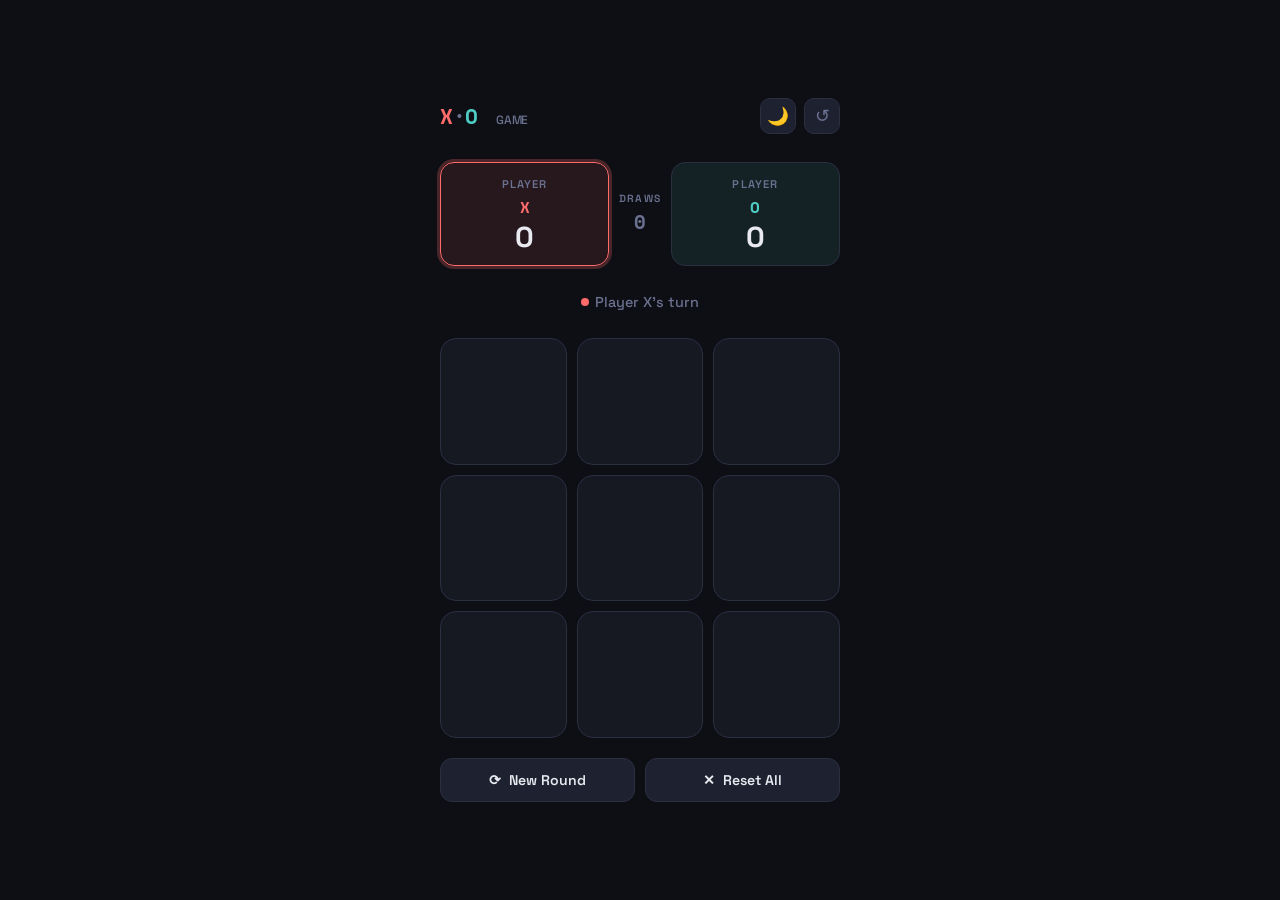
<file: XO.html>
<!DOCTYPE html>
<html lang="en" data-theme="dark">
<head>
  <meta charset="UTF-8" />
  <meta name="viewport" content="width=device-width, initial-scale=1.0" />
  <title>XO Game</title>
  <link href="https://fonts.googleapis.com/css2?family=Space+Grotesk:wght@400;500;600;700&family=Space+Mono:wght@400;700&display=swap" rel="stylesheet" />
  <style>
    :root[data-theme="dark"] {
      --bg:          #0d0f14;
      --surface:     #161922;
      --surface2:    #1e2230;
      --border:      #2a2f42;
      --text:        #e8eaf0;
      --text-muted:  #6b7190;
      --x-color:     #ff6b6b;
      --x-glow:      rgba(255,107,107,0.25);
      --o-color:     #4ecdc4;
      --o-glow:      rgba(78,205,196,0.25);
      --win-bg:      rgba(255,255,255,0.04);
      --btn-bg:      #1e2230;
      --btn-hover:   #262c40;
      --score-x-bg:  rgba(255,107,107,0.1);
      --score-o-bg:  rgba(78,205,196,0.1);
    }
    :root[data-theme="light"] {
      --bg:          #f0f2f8;
      --surface:     #ffffff;
      --surface2:    #f5f7fc;
      --border:      #dde1f0;
      --text:        #1a1d2e;
      --text-muted:  #8890b0;
      --x-color:     #e63946;
      --x-glow:      rgba(230,57,70,0.15);
      --o-color:     #1a9e96;
      --o-glow:      rgba(26,158,150,0.15);
      --win-bg:      rgba(0,0,0,0.03);
      --btn-bg:      #eef0f8;
      --btn-hover:   #e4e7f5;
      --score-x-bg:  rgba(230,57,70,0.08);
      --score-o-bg:  rgba(26,158,150,0.08);
    }

    * { margin: 0; padding: 0; box-sizing: border-box; }

    body {
      font-family: 'Space Grotesk', sans-serif;
      background: var(--bg);
      color: var(--text);
      min-height: 100vh;
      display: flex;
      flex-direction: column;
      align-items: center;
      justify-content: center;
      padding: 1.5rem;
      transition: background 0.3s, color 0.3s;
    }

    .game-wrapper {
      width: 100%;
      max-width: 400px;
    }

    /* ── Top bar ── */
    .top-bar {
      display: flex;
      align-items: center;
      justify-content: space-between;
      margin-bottom: 1.75rem;
    }
    .logo {
      font-family: 'Space Mono', monospace;
      font-size: 1.3rem;
      font-weight: 700;
      letter-spacing: -0.02em;
    }
    .logo .x { color: var(--x-color); }
    .logo .o { color: var(--o-color); }

    .top-actions { display: flex; gap: 8px; }
    .icon-btn {
      width: 36px; height: 36px;
      border-radius: 10px;
      border: 1px solid var(--border);
      background: var(--btn-bg);
      color: var(--text-muted);
      cursor: pointer;
      display: flex; align-items: center; justify-content: center;
      font-size: 1.1rem;
      transition: all 0.2s;
    }
    .icon-btn:hover { background: var(--btn-hover); color: var(--text); }

    /* ── Score board ── */
    .scoreboard {
      display: grid;
      grid-template-columns: 1fr auto 1fr;
      gap: 10px;
      margin-bottom: 1.5rem;
      align-items: center;
    }
    .score-card {
      border-radius: 14px;
      padding: 0.85rem 1rem;
      border: 1px solid var(--border);
      text-align: center;
      transition: all 0.3s;
    }
    .score-card.x-card { background: var(--score-x-bg); }
    .score-card.o-card { background: var(--score-o-bg); }
    .score-card.active-x { border-color: var(--x-color); box-shadow: 0 0 0 3px var(--x-glow); }
    .score-card.active-o { border-color: var(--o-color); box-shadow: 0 0 0 3px var(--o-glow); }
    .score-label {
      font-size: 0.7rem;
      font-weight: 600;
      letter-spacing: 0.1em;
      text-transform: uppercase;
      color: var(--text-muted);
      margin-bottom: 4px;
    }
    .score-player {
      font-family: 'Space Mono', monospace;
      font-size: 1rem;
      font-weight: 700;
    }
    .score-card.x-card .score-player { color: var(--x-color); }
    .score-card.o-card .score-player { color: var(--o-color); }
    .score-num {
      font-size: 1.8rem;
      font-weight: 700;
      line-height: 1;
      margin-top: 4px;
    }

    .draw-card {
      text-align: center;
    }
    .draw-label {
      font-size: 0.65rem;
      font-weight: 600;
      letter-spacing: 0.1em;
      text-transform: uppercase;
      color: var(--text-muted);
      margin-bottom: 2px;
    }
    .draw-num {
      font-family: 'Space Mono', monospace;
      font-size: 1.2rem;
      font-weight: 700;
      color: var(--text-muted);
    }

    /* ── Status ── */
    .status-bar {
      text-align: center;
      margin-bottom: 1.25rem;
      min-height: 28px;
    }
    .status-text {
      font-size: 0.9rem;
      font-weight: 500;
      color: var(--text-muted);
      display: inline-flex;
      align-items: center;
      gap: 6px;
    }
    .status-dot {
      width: 8px; height: 8px;
      border-radius: 50%;
      display: inline-block;
      animation: pulse 1.4s infinite;
    }
    .dot-x { background: var(--x-color); }
    .dot-o { background: var(--o-color); }
    @keyframes pulse {
      0%, 100% { opacity: 1; transform: scale(1); }
      50% { opacity: 0.5; transform: scale(0.8); }
    }

    /* ── Board ── */
    .board {
      display: grid;
      grid-template-columns: repeat(3, 1fr);
      gap: 10px;
      margin-bottom: 1.25rem;
    }

    .cell {
      aspect-ratio: 1;
      background: var(--surface);
      border: 1px solid var(--border);
      border-radius: 16px;
      display: flex;
      align-items: center;
      justify-content: center;
      cursor: pointer;
      font-family: 'Space Mono', monospace;
      font-size: 2.2rem;
      font-weight: 700;
      transition: background 0.2s, border-color 0.2s, transform 0.15s;
      position: relative;
      overflow: hidden;
      user-select: none;
    }
    .cell:hover:not(.taken) {
      background: var(--surface2);
      border-color: var(--text-muted);
      transform: scale(1.03);
    }
    .cell.taken { cursor: default; }

    .cell.x-cell {
      color: var(--x-color);
      border-color: rgba(255,107,107,0.35);
      background: var(--score-x-bg);
    }
    .cell.o-cell {
      color: var(--o-color);
      border-color: rgba(78,205,196,0.35);
      background: var(--score-o-bg);
    }

    .cell.winning {
      animation: winPop 0.5s ease forwards;
    }
    .cell.x-cell.winning {
      background: var(--x-glow);
      border-color: var(--x-color);
      box-shadow: 0 0 20px var(--x-glow);
    }
    .cell.o-cell.winning {
      background: var(--o-glow);
      border-color: var(--o-color);
      box-shadow: 0 0 20px var(--o-glow);
    }
    @keyframes winPop {
      0%   { transform: scale(1); }
      40%  { transform: scale(1.12); }
      70%  { transform: scale(0.96); }
      100% { transform: scale(1.05); }
    }

    .cell-inner {
      transform: scale(0);
      transition: transform 0.2s cubic-bezier(0.34,1.56,0.64,1);
    }
    .cell.taken .cell-inner { transform: scale(1); }

    /* ── Buttons ── */
    .btn-row {
      display: grid;
      grid-template-columns: 1fr 1fr;
      gap: 10px;
    }
    .btn {
      padding: 0.75rem 1rem;
      border-radius: 12px;
      border: 1px solid var(--border);
      background: var(--btn-bg);
      color: var(--text);
      font-family: 'Space Grotesk', sans-serif;
      font-size: 0.88rem;
      font-weight: 600;
      cursor: pointer;
      transition: all 0.2s;
      display: flex;
      align-items: center;
      justify-content: center;
      gap: 6px;
    }
    .btn:hover { background: var(--btn-hover); transform: translateY(-1px); }
    .btn:active { transform: translateY(0); }
    .btn.primary {
      background: var(--surface2);
      border-color: var(--border);
    }

    /* ── Result overlay ── */
    .result-overlay {
      position: fixed;
      inset: 0;
      background: rgba(0,0,0,0.6);
      display: flex;
      align-items: center;
      justify-content: center;
      z-index: 100;
      opacity: 0;
      pointer-events: none;
      transition: opacity 0.3s;
      backdrop-filter: blur(4px);
    }
    .result-overlay.show {
      opacity: 1;
      pointer-events: all;
    }
    .result-card {
      background: var(--surface);
      border: 1px solid var(--border);
      border-radius: 24px;
      padding: 2.5rem 2rem;
      text-align: center;
      max-width: 300px;
      width: 90%;
      transform: scale(0.85);
      transition: transform 0.35s cubic-bezier(0.34,1.56,0.64,1);
    }
    .result-overlay.show .result-card { transform: scale(1); }

    .result-emoji { font-size: 3.5rem; margin-bottom: 0.5rem; display: block; }
    .result-title {
      font-size: 1.5rem;
      font-weight: 700;
      margin-bottom: 0.4rem;
    }
    .result-sub {
      font-size: 0.9rem;
      color: var(--text-muted);
      margin-bottom: 1.5rem;
    }
    .result-btn {
      width: 100%;
      padding: 0.85rem;
      border-radius: 12px;
      border: none;
      font-family: 'Space Grotesk', sans-serif;
      font-size: 0.95rem;
      font-weight: 700;
      cursor: pointer;
      transition: all 0.2s;
      color: #fff;
    }
    .result-btn.win-x { background: var(--x-color); }
    .result-btn.win-o { background: var(--o-color); }
    .result-btn.draw  { background: var(--text-muted); }
    .result-btn:hover { opacity: 0.88; transform: translateY(-1px); }

    /* ── Responsive ── */
    @media (max-width: 380px) {
      .cell { font-size: 1.8rem; border-radius: 12px; }
      .score-num { font-size: 1.5rem; }
    }
  </style>
</head>
<body>

<div class="game-wrapper">

  <!-- Top bar -->
  <div class="top-bar">
    <div class="logo">
      <span class="x">X</span><span style="color:var(--text-muted);">·</span><span class="o">O</span>
      <span style="font-size:0.75rem;font-weight:500;color:var(--text-muted);margin-left:6px;font-family:'Space Grotesk';">GAME</span>
    </div>
    <div class="top-actions">
      <button class="icon-btn" id="themeBtn" title="Toggle theme" aria-label="Toggle theme">🌙</button>
      <button class="icon-btn" id="resetScoreBtn" title="Reset scores" aria-label="Reset scores">↺</button>
    </div>
  </div>

  <!-- Scoreboard -->
  <div class="scoreboard">
    <div class="score-card x-card active-x" id="scoreX">
      <div class="score-label">Player</div>
      <div class="score-player">X</div>
      <div class="score-num" id="xScore">0</div>
    </div>
    <div class="draw-card">
      <div class="draw-label">Draws</div>
      <div class="draw-num" id="drawScore">0</div>
    </div>
    <div class="score-card o-card" id="scoreO">
      <div class="score-label">Player</div>
      <div class="score-player">O</div>
      <div class="score-num" id="oScore">0</div>
    </div>
  </div>

  <!-- Status -->
  <div class="status-bar">
    <span class="status-text" id="statusText">
      <span class="status-dot dot-x" id="statusDot"></span>
      Player X's turn
    </span>
  </div>

  <!-- Board -->
  <div class="board" id="board"></div>

  <!-- Action buttons -->
  <div class="btn-row">
    <button class="btn primary" id="restartBtn">⟳ &nbsp;New Round</button>
    <button class="btn" id="resetAllBtn">✕ &nbsp;Reset All</button>
  </div>
</div>

<!-- Result overlay -->
<div class="result-overlay" id="resultOverlay">
  <div class="result-card">
    <span class="result-emoji" id="resultEmoji">🎉</span>
    <div class="result-title" id="resultTitle">Player X Wins!</div>
    <div class="result-sub" id="resultSub">Great move! Play again?</div>
    <button class="result-btn win-x" id="resultBtn" onclick="nextRound()">Play Next Round</button>
  </div>
</div>

<script>
  const WIN_COMBOS = [[0,1,2],[3,4,5],[6,7,8],[0,3,6],[1,4,7],[2,5,8],[0,4,8],[2,4,6]];

  let board = Array(9).fill('');
  let currentPlayer = 'X';
  let gameActive = true;
  let scores = { X: 0, O: 0, D: 0 };
  let isDark = true;

  const boardEl      = document.getElementById('board');
  const statusText   = document.getElementById('statusText');
  const statusDot    = document.getElementById('statusDot');
  const xScoreEl     = document.getElementById('xScore');
  const oScoreEl     = document.getElementById('oScore');
  const drawScoreEl  = document.getElementById('drawScore');
  const overlay      = document.getElementById('resultOverlay');
  const resultTitle  = document.getElementById('resultTitle');
  const resultSub    = document.getElementById('resultSub');
  const resultEmoji  = document.getElementById('resultEmoji');
  const resultBtn    = document.getElementById('resultBtn');
  const scoreXCard   = document.getElementById('scoreX');
  const scoreOCard   = document.getElementById('scoreO');
  const themeBtn     = document.getElementById('themeBtn');

  function buildBoard() {
    boardEl.innerHTML = '';
    board.forEach((val, i) => {
      const cell = document.createElement('div');
      cell.className = 'cell' + (val ? ` taken ${val.toLowerCase()}-cell` : '');
      cell.dataset.index = i;
      cell.innerHTML = `<span class="cell-inner">${val}</span>`;
      cell.addEventListener('click', handleClick);
      boardEl.appendChild(cell);
    });
  }

  function handleClick(e) {
    const i = +e.currentTarget.dataset.index;
    if (board[i] || !gameActive) return;

    board[i] = currentPlayer;
    buildBoard();

    const winCombo = getWinner();
    if (winCombo) {
      highlightWin(winCombo);
      scores[currentPlayer]++;
      updateScores();
      gameActive = false;
      setTimeout(() => showResult('win', currentPlayer), 700);
      return;
    }
    if (!board.includes('')) {
      scores.D++;
      updateScores();
      gameActive = false;
      setTimeout(() => showResult('draw'), 500);
      return;
    }

    currentPlayer = currentPlayer === 'X' ? 'O' : 'X';
    updateStatus();
    updateActiveCard();
  }

  function getWinner() {
    return WIN_COMBOS.find(([a,b,c]) => board[a] && board[a] === board[b] && board[a] === board[c]) || null;
  }

  function highlightWin(combo) {
    const cells = boardEl.querySelectorAll('.cell');
    combo.forEach(i => cells[i].classList.add('winning'));
  }

  function updateStatus() {
    const dot = currentPlayer === 'X' ? 'dot-x' : 'dot-o';
    statusText.innerHTML = `<span class="status-dot ${dot}" id="statusDot"></span> Player ${currentPlayer}'s turn`;
  }

  function updateActiveCard() {
    scoreXCard.classList.toggle('active-x', currentPlayer === 'X');
    scoreOCard.classList.toggle('active-o', currentPlayer === 'O');
  }

  function updateScores() {
    xScoreEl.textContent = scores.X;
    oScoreEl.textContent = scores.O;
    drawScoreEl.textContent = scores.D;
  }

  function showResult(type, winner) {
    if (type === 'win') {
      resultEmoji.textContent = winner === 'X' ? '🔴' : '🟢';
      resultTitle.textContent = `Player ${winner} Wins!`;
      resultSub.textContent   = winner === 'X' ? 'X dominates this round.' : 'O takes the round!';
      resultBtn.className = `result-btn win-${winner.toLowerCase()}`;
    } else {
      resultEmoji.textContent = '🤝';
      resultTitle.textContent = "It's a Draw!";
      resultSub.textContent   = 'Perfectly matched. Try again!';
      resultBtn.className = 'result-btn draw';
    }
    overlay.classList.add('show');
    statusText.innerHTML = type === 'win'
      ? `🏆 Player ${winner} wins!`
      : `🤝 It's a draw!`;
  }

  function nextRound() {
    overlay.classList.remove('show');
    board = Array(9).fill('');
    currentPlayer = 'X';
    gameActive = true;
    buildBoard();
    updateStatus();
    scoreXCard.classList.add('active-x');
    scoreOCard.classList.remove('active-o');
  }

  document.getElementById('restartBtn').addEventListener('click', nextRound);

  document.getElementById('resetAllBtn').addEventListener('click', () => {
    scores = { X: 0, O: 0, D: 0 };
    updateScores();
    nextRound();
  });

  document.getElementById('resetScoreBtn').addEventListener('click', () => {
    scores = { X: 0, O: 0, D: 0 };
    updateScores();
  });

  themeBtn.addEventListener('click', () => {
    isDark = !isDark;
    document.documentElement.setAttribute('data-theme', isDark ? 'dark' : 'light');
    themeBtn.textContent = isDark ? '🌙' : '☀️';
  });

  buildBoard();
  updateStatus();
</script>
</body>
</html>
</file>
